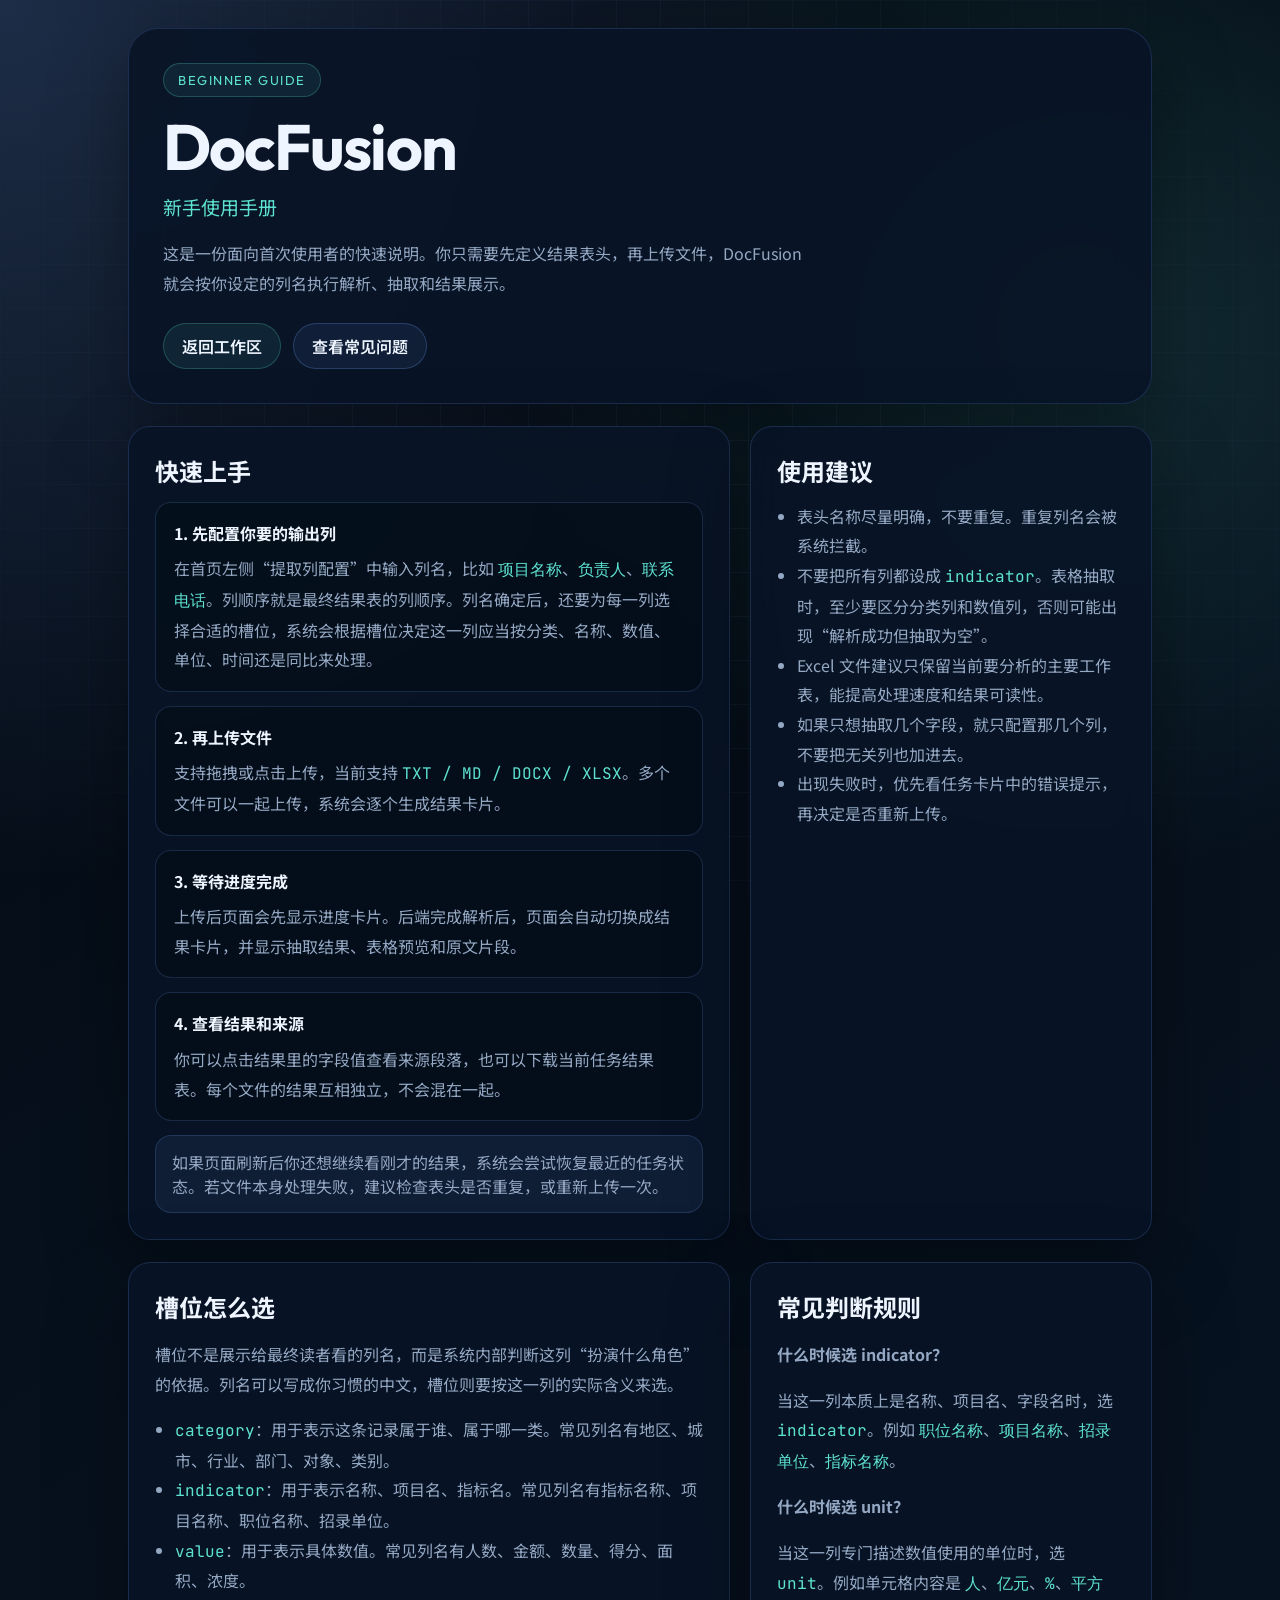
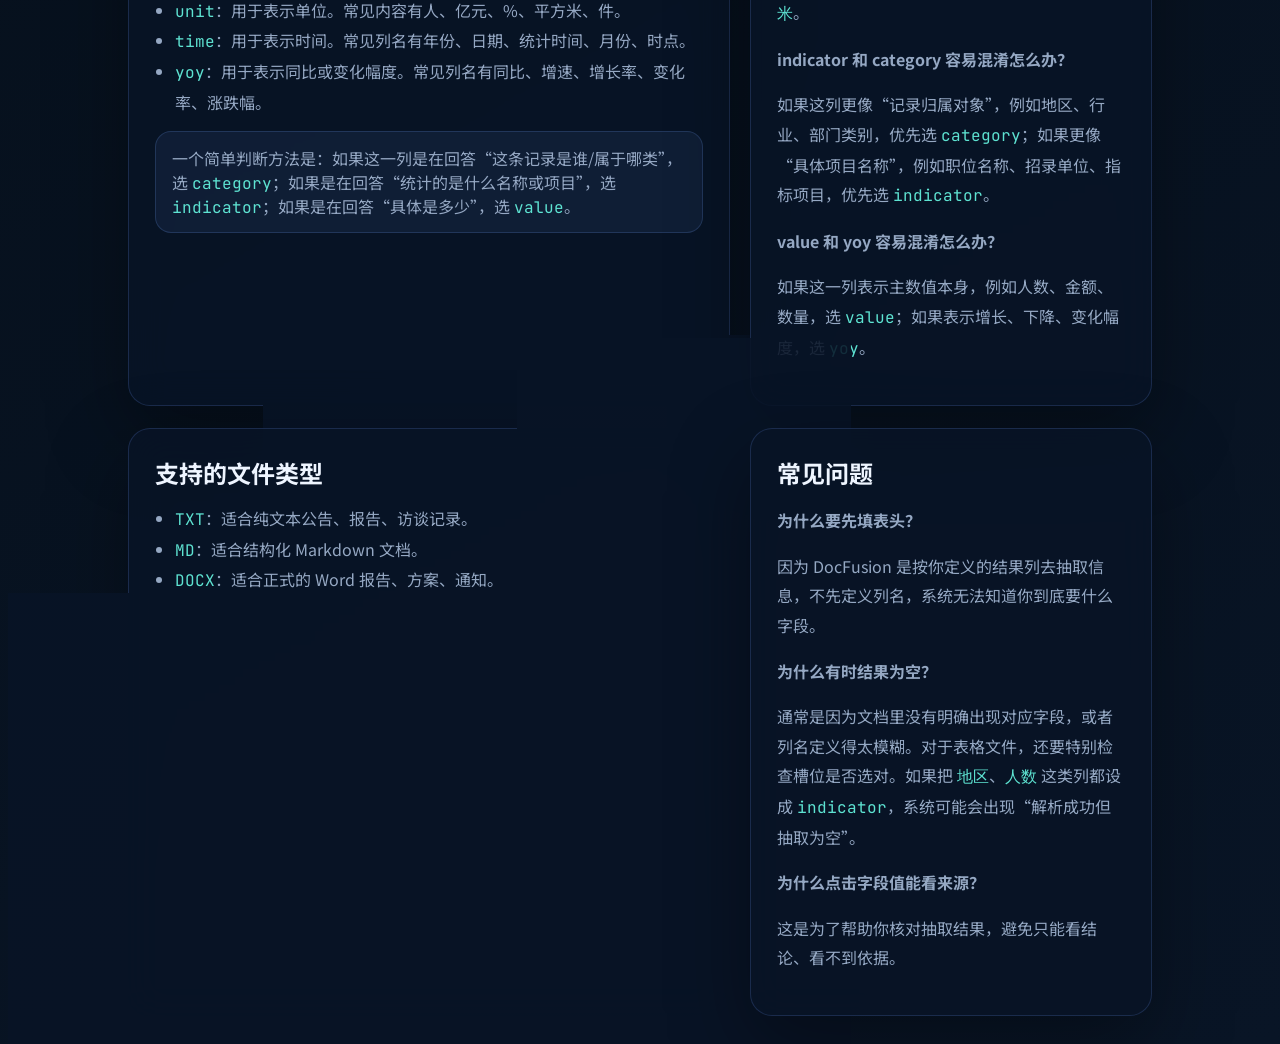
<file: DocFusion-AI/frontend/guide.html>
<!DOCTYPE html>
<html lang="zh-CN">
<head>
    <meta charset="UTF-8">
    <meta name="viewport" content="width=device-width, initial-scale=1.0">
    <title>DocFusion 新手使用手册</title>
    <style>
        @import url('https://fonts.googleapis.com/css2?family=JetBrains+Mono:wght@400;600&family=Noto+Sans+SC:wght@400;500;700&family=Outfit:wght@500;600;700;800&display=swap');

        :root {
            --bg: #050b14;
            --bg-soft: #0a1526;
            --panel: rgba(9, 20, 38, 0.88);
            --panel-border: rgba(109, 154, 255, 0.18);
            --text: #eef5ff;
            --text-soft: #95a8c3;
            --text-muted: #7285a1;
            --accent: #5ee3d2;
            --accent-strong: #74a8ff;
            --shadow: 0 30px 80px rgba(0, 0, 0, 0.35);
            --radius-xl: 30px;
            --radius-lg: 22px;
            --radius-md: 16px;
        }

        * {
            box-sizing: border-box;
        }

        body {
            margin: 0;
            min-height: 100vh;
            color: var(--text);
            font-family: 'Noto Sans SC', 'PingFang SC', 'Hiragino Sans GB', sans-serif;
            background:
                radial-gradient(circle at top left, rgba(116, 168, 255, 0.24), transparent 30%),
                radial-gradient(circle at 84% 12%, rgba(94, 227, 210, 0.14), transparent 22%),
                linear-gradient(150deg, #02060d 0%, #06101c 36%, #091526 100%);
        }

        body::before {
            content: '';
            position: fixed;
            inset: 0;
            pointer-events: none;
            background-image:
                linear-gradient(rgba(117, 151, 210, 0.08) 1px, transparent 1px),
                linear-gradient(90deg, rgba(117, 151, 210, 0.08) 1px, transparent 1px);
            background-size: 44px 44px;
            mask-image: radial-gradient(circle at center, black 34%, transparent 100%);
        }

        .page {
            position: relative;
            z-index: 1;
            max-width: 1080px;
            margin: 0 auto;
            padding: 28px;
        }

        .hero,
        .section {
            border: 1px solid var(--panel-border);
            background: var(--panel);
            box-shadow: var(--shadow);
            backdrop-filter: blur(18px);
        }

        .hero {
            padding: 34px;
            border-radius: var(--radius-xl);
        }

        .eyebrow {
            display: inline-flex;
            align-items: center;
            padding: 8px 14px;
            border-radius: 999px;
            background: rgba(94, 227, 210, 0.08);
            border: 1px solid rgba(94, 227, 210, 0.24);
            color: var(--accent);
            font-family: 'Outfit', sans-serif;
            font-size: 13px;
            letter-spacing: 0.12em;
            text-transform: uppercase;
        }

        h1 {
            margin: 18px 0 0;
            font-family: 'Outfit', 'Noto Sans SC', sans-serif;
            font-size: clamp(36px, 6vw, 64px);
            line-height: 1;
            letter-spacing: -0.03em;
        }

        .subtitle {
            margin: 14px 0 0;
            color: var(--accent);
            font-size: 19px;
        }

        .intro {
            margin: 18px 0 0;
            max-width: 72ch;
            color: var(--text-soft);
            line-height: 1.9;
        }

        .hero-actions {
            display: flex;
            flex-wrap: wrap;
            gap: 12px;
            margin-top: 24px;
        }

        .button {
            display: inline-flex;
            align-items: center;
            justify-content: center;
            min-height: 46px;
            padding: 0 18px;
            border-radius: 999px;
            border: 1px solid rgba(94, 227, 210, 0.24);
            color: var(--text);
            text-decoration: none;
            font-weight: 600;
            background: rgba(94, 227, 210, 0.08);
        }

        .button--ghost {
            border-color: rgba(116, 168, 255, 0.24);
            background: rgba(116, 168, 255, 0.08);
        }

        .layout {
            display: grid;
            grid-template-columns: minmax(0, 1.2fr) minmax(280px, 0.8fr);
            gap: 20px;
            margin-top: 22px;
        }

        .section {
            padding: 26px;
            border-radius: var(--radius-lg);
        }

        .section h2 {
            margin: 0 0 14px;
            font-family: 'Outfit', 'Noto Sans SC', sans-serif;
            font-size: 24px;
        }

        .section p,
        .section li {
            color: var(--text-soft);
            line-height: 1.85;
        }

        .steps {
            display: grid;
            gap: 14px;
            margin: 0;
            padding: 0;
            list-style: none;
        }

        .step {
            padding: 16px 18px;
            border-radius: var(--radius-md);
            border: 1px solid rgba(116, 168, 255, 0.18);
            background: rgba(5, 13, 24, 0.58);
        }

        .step strong {
            display: block;
            margin-bottom: 6px;
            color: var(--text);
        }

        .tips,
        .formats {
            margin: 0;
            padding-left: 20px;
        }

        .note {
            margin-top: 14px;
            padding: 14px 16px;
            border-radius: var(--radius-md);
            background: rgba(116, 168, 255, 0.08);
            border: 1px solid rgba(116, 168, 255, 0.18);
            color: var(--text-soft);
        }

        .code {
            font-family: 'JetBrains Mono', monospace;
            color: var(--accent);
        }

        @media (max-width: 860px) {
            .page {
                padding: 16px;
            }

            .layout {
                grid-template-columns: 1fr;
            }

            .hero,
            .section {
                border-radius: 24px;
            }
        }
    </style>
</head>
<body>
    <main class="page">
        <section class="hero">
            <div class="eyebrow">Beginner Guide</div>
            <h1>DocFusion</h1>
            <p class="subtitle">新手使用手册</p>
            <p class="intro">
                这是一份面向首次使用者的快速说明。你只需要先定义结果表头，再上传文件，DocFusion 就会按你设定的列名执行解析、抽取和结果展示。
            </p>
            <div class="hero-actions">
                <a class="button" href="./">返回工作区</a>
                <a class="button button--ghost" href="#faq">查看常见问题</a>
            </div>
        </section>

        <div class="layout">
            <section class="section">
                <h2>快速上手</h2>
                <ol class="steps">
                    <li class="step">
                        <strong>1. 先配置你要的输出列</strong>
                        在首页左侧“提取列配置”中输入列名，比如 <span class="code">项目名称</span>、<span class="code">负责人</span>、<span class="code">联系电话</span>。列顺序就是最终结果表的列顺序。列名确定后，还要为每一列选择合适的槽位，系统会根据槽位决定这一列应当按分类、名称、数值、单位、时间还是同比来处理。
                    </li>
                    <li class="step">
                        <strong>2. 再上传文件</strong>
                        支持拖拽或点击上传，当前支持 <span class="code">TXT / MD / DOCX / XLSX</span>。多个文件可以一起上传，系统会逐个生成结果卡片。
                    </li>
                    <li class="step">
                        <strong>3. 等待进度完成</strong>
                        上传后页面会先显示进度卡片。后端完成解析后，页面会自动切换成结果卡片，并显示抽取结果、表格预览和原文片段。
                    </li>
                    <li class="step">
                        <strong>4. 查看结果和来源</strong>
                        你可以点击结果里的字段值查看来源段落，也可以下载当前任务结果表。每个文件的结果互相独立，不会混在一起。
                    </li>
                </ol>
                <div class="note">
                    如果页面刷新后你还想继续看刚才的结果，系统会尝试恢复最近的任务状态。若文件本身处理失败，建议检查表头是否重复，或重新上传一次。
                </div>
            </section>

            <section class="section">
                <h2>使用建议</h2>
                <ul class="tips">
                    <li>表头名称尽量明确，不要重复。重复列名会被系统拦截。</li>
                    <li>不要把所有列都设成 <span class="code">indicator</span>。表格抽取时，至少要区分分类列和数值列，否则可能出现“解析成功但抽取为空”。</li>
                    <li>Excel 文件建议只保留当前要分析的主要工作表，能提高处理速度和结果可读性。</li>
                    <li>如果只想抽取几个字段，就只配置那几个列，不要把无关列也加进去。</li>
                    <li>出现失败时，优先看任务卡片中的错误提示，再决定是否重新上传。</li>
                </ul>
            </section>
        </div>

        <div class="layout">
            <section class="section">
                <h2>槽位怎么选</h2>
                <p>槽位不是展示给最终读者看的列名，而是系统内部判断这列“扮演什么角色”的依据。列名可以写成你习惯的中文，槽位则要按这一列的实际含义来选。</p>
                <ul class="formats">
                    <li><span class="code">category</span>：用于表示这条记录属于谁、属于哪一类。常见列名有地区、城市、行业、部门、对象、类别。</li>
                    <li><span class="code">indicator</span>：用于表示名称、项目名、指标名。常见列名有指标名称、项目名称、职位名称、招录单位。</li>
                    <li><span class="code">value</span>：用于表示具体数值。常见列名有人数、金额、数量、得分、面积、浓度。</li>
                    <li><span class="code">unit</span>：用于表示单位。常见内容有人、亿元、%、平方米、件。</li>
                    <li><span class="code">time</span>：用于表示时间。常见列名有年份、日期、统计时间、月份、时点。</li>
                    <li><span class="code">yoy</span>：用于表示同比或变化幅度。常见列名有同比、增速、增长率、变化率、涨跌幅。</li>
                </ul>
                <div class="note">
                    一个简单判断方法是：如果这一列是在回答“这条记录是谁/属于哪类”，选 <span class="code">category</span>；如果是在回答“统计的是什么名称或项目”，选 <span class="code">indicator</span>；如果是在回答“具体是多少”，选 <span class="code">value</span>。
                </div>
            </section>

            <section class="section">
                <h2>常见判断规则</h2>
                <p><strong>什么时候选 indicator？</strong></p>
                <p>当这一列本质上是名称、项目名、字段名时，选 <span class="code">indicator</span>。例如 <span class="code">职位名称</span>、<span class="code">项目名称</span>、<span class="code">招录单位</span>、<span class="code">指标名称</span>。</p>
                <p><strong>什么时候选 unit？</strong></p>
                <p>当这一列专门描述数值使用的单位时，选 <span class="code">unit</span>。例如单元格内容是 <span class="code">人</span>、<span class="code">亿元</span>、<span class="code">%</span>、<span class="code">平方米</span>。</p>
                <p><strong>indicator 和 category 容易混淆怎么办？</strong></p>
                <p>如果这列更像“记录归属对象”，例如地区、行业、部门类别，优先选 <span class="code">category</span>；如果更像“具体项目名称”，例如职位名称、招录单位、指标项目，优先选 <span class="code">indicator</span>。</p>
                <p><strong>value 和 yoy 容易混淆怎么办？</strong></p>
                <p>如果这一列表示主数值本身，例如人数、金额、数量，选 <span class="code">value</span>；如果表示增长、下降、变化幅度，选 <span class="code">yoy</span>。</p>
            </section>
        </div>

        <div class="layout">
            <section class="section">
                <h2>支持的文件类型</h2>
                <ul class="formats">
                    <li><span class="code">TXT</span>：适合纯文本公告、报告、访谈记录。</li>
                    <li><span class="code">MD</span>：适合结构化 Markdown 文档。</li>
                    <li><span class="code">DOCX</span>：适合正式的 Word 报告、方案、通知。</li>
                    <li><span class="code">XLSX</span>：适合表格型数据，系统会自动生成表格预览并抽取字段。</li>
                </ul>
                <div class="note">
                    以国考职位表为例，推荐这样配置：<span class="code">报考地区 -> category</span>，<span class="code">招录单位 -> indicator</span>，<span class="code">职位名称 -> indicator</span>，<span class="code">招考生人数 -> value</span>。如果把这四列都设成 <span class="code">indicator</span>，就可能导致抽取结果为空。
                </div>
            </section>

            <section class="section" id="faq">
                <h2>常见问题</h2>
                <p><strong>为什么要先填表头？</strong></p>
                <p>因为 DocFusion 是按你定义的结果列去抽取信息，不先定义列名，系统无法知道你到底要什么字段。</p>
                <p><strong>为什么有时结果为空？</strong></p>
                <p>通常是因为文档里没有明确出现对应字段，或者列名定义得太模糊。对于表格文件，还要特别检查槽位是否选对。如果把 <span class="code">地区</span>、<span class="code">人数</span> 这类列都设成 <span class="code">indicator</span>，系统可能会出现“解析成功但抽取为空”。</p>
                <p><strong>为什么点击字段值能看来源？</strong></p>
                <p>这是为了帮助你核对抽取结果，避免只能看结论、看不到依据。</p>
            </section>
        </div>
    </main>
</body>
</html>
</file>
